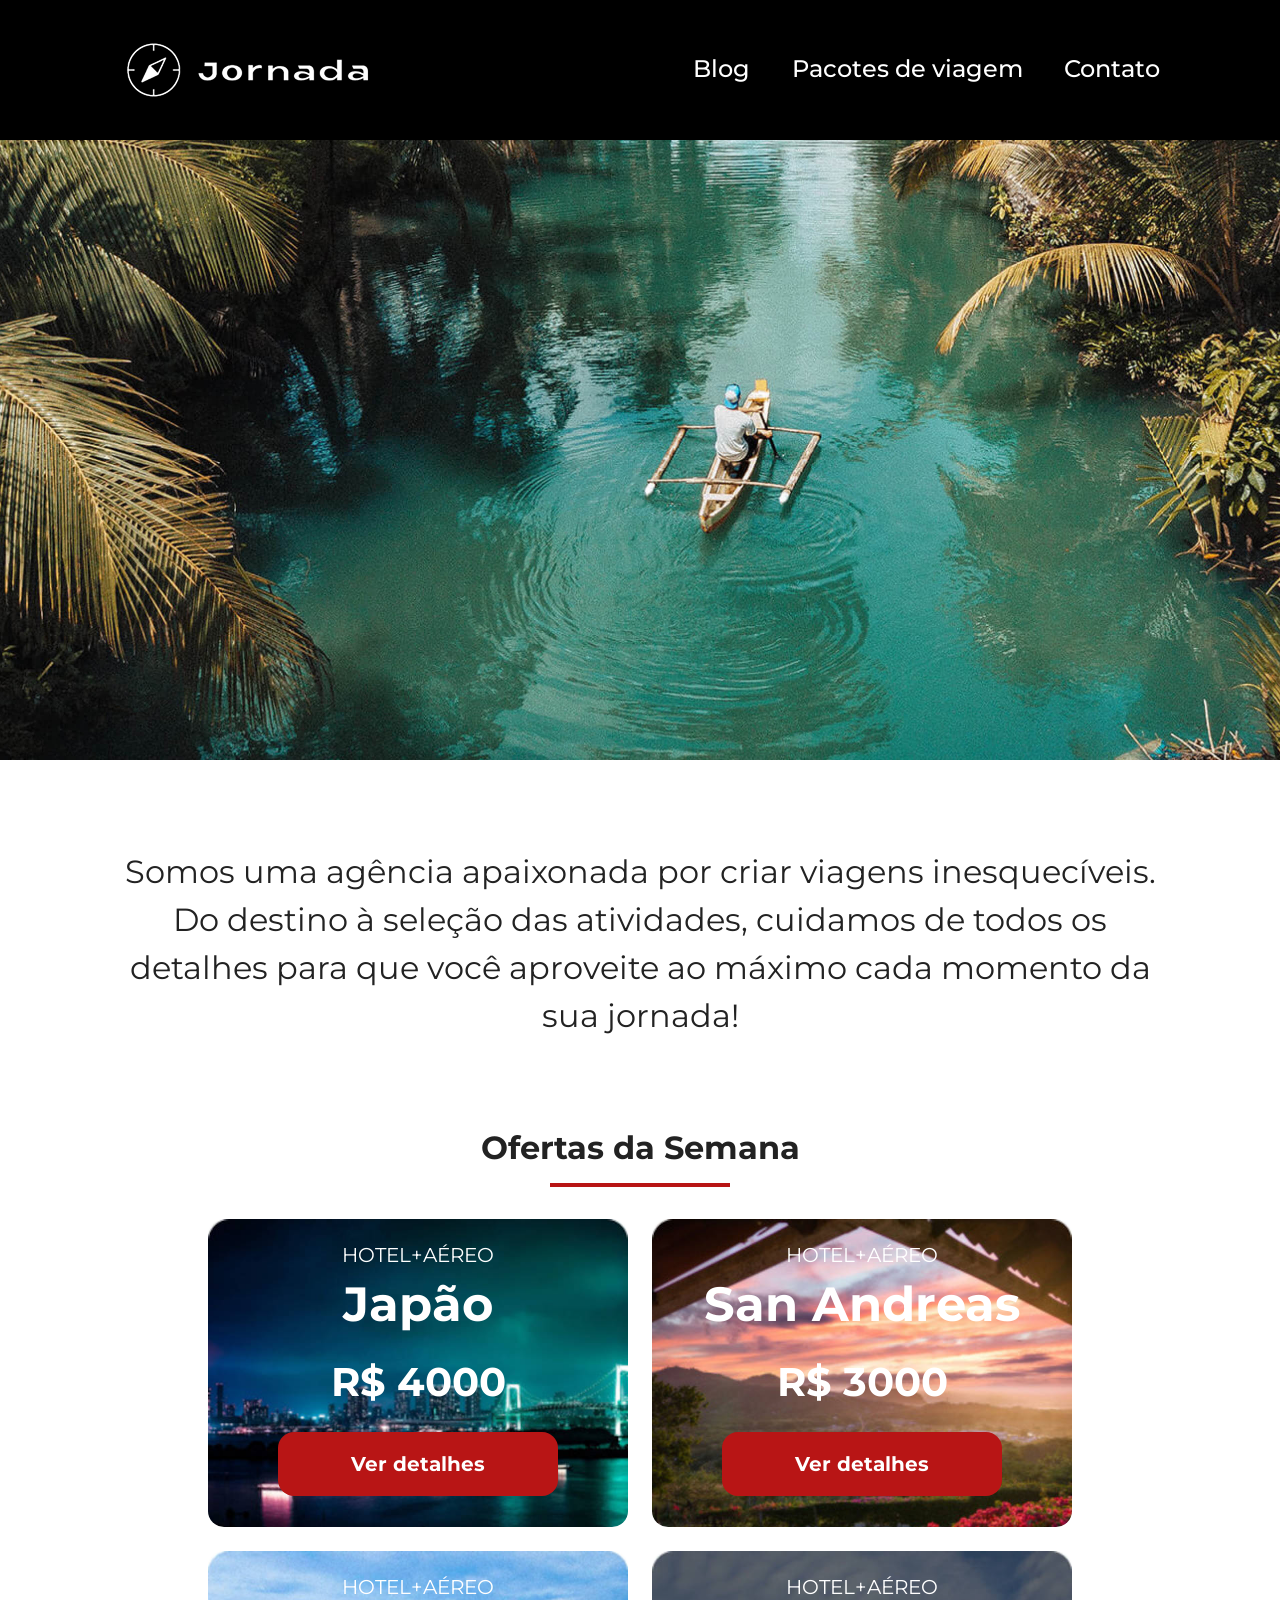
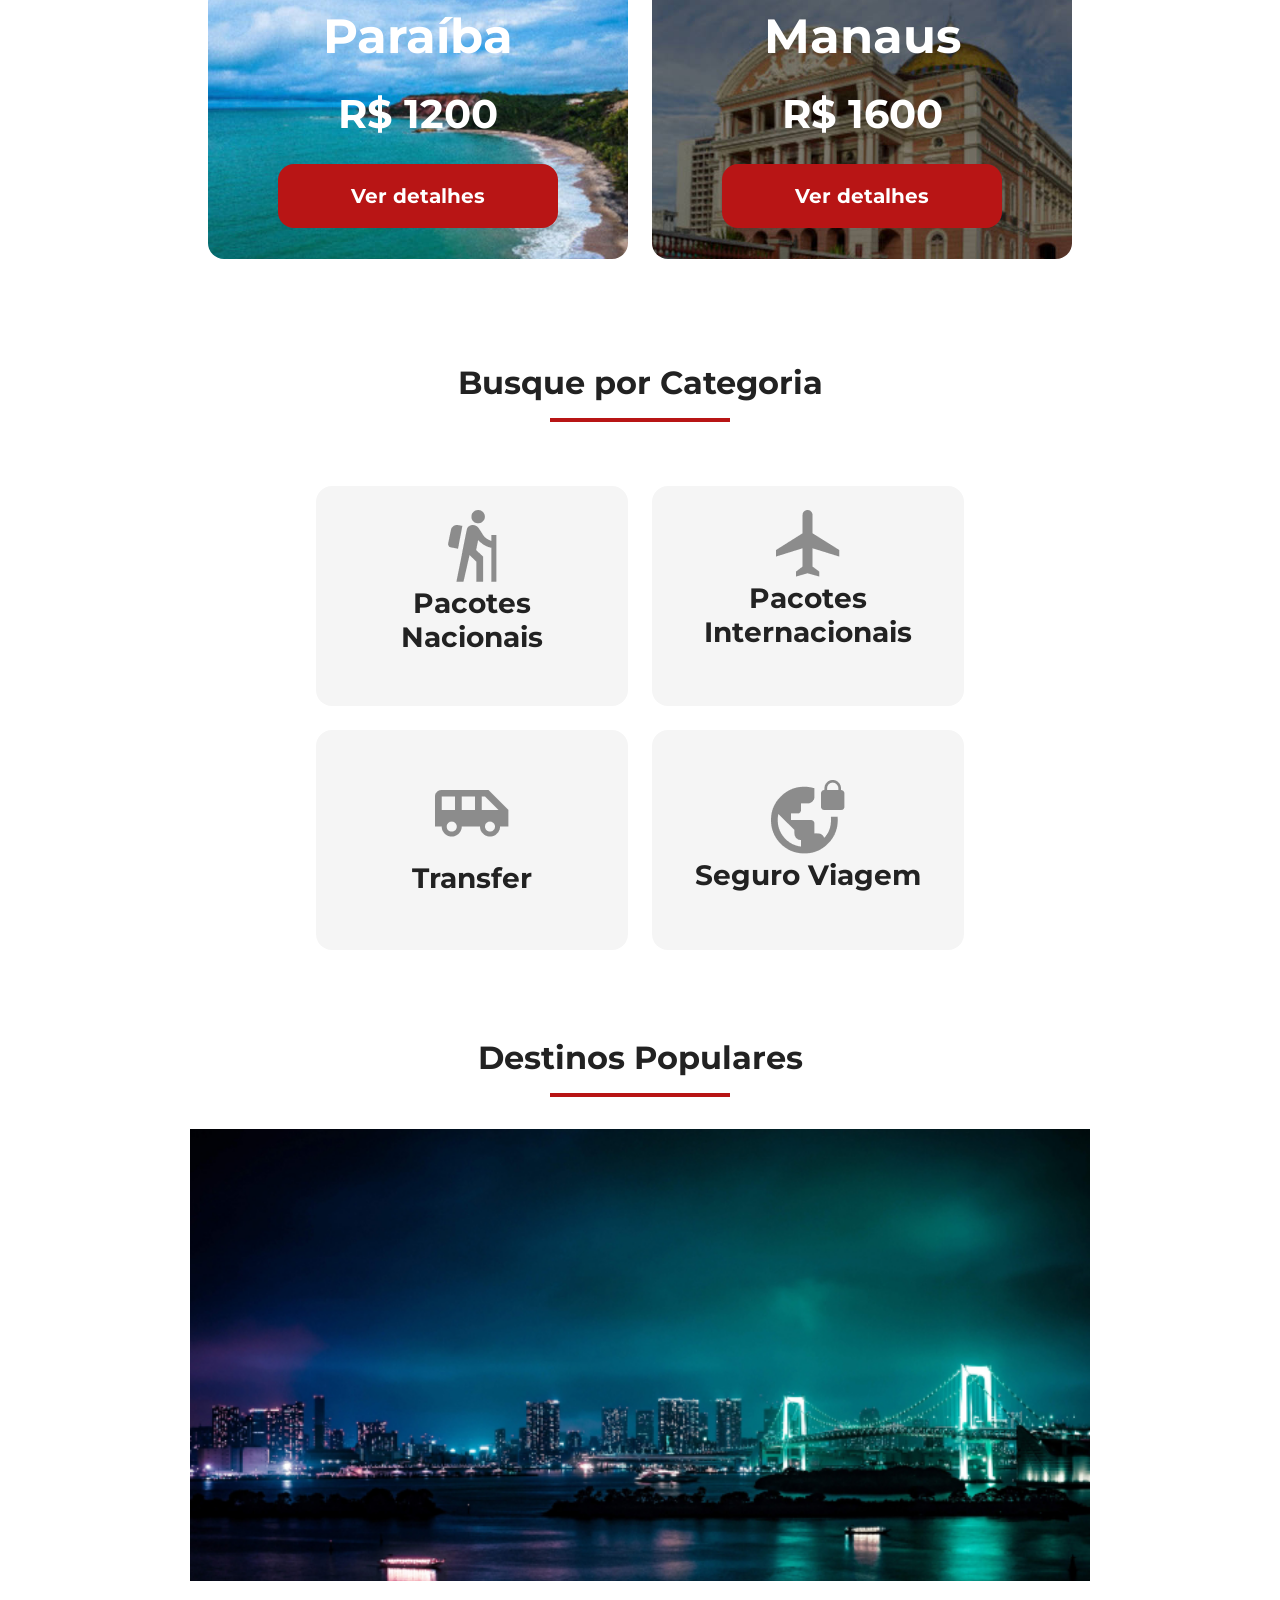
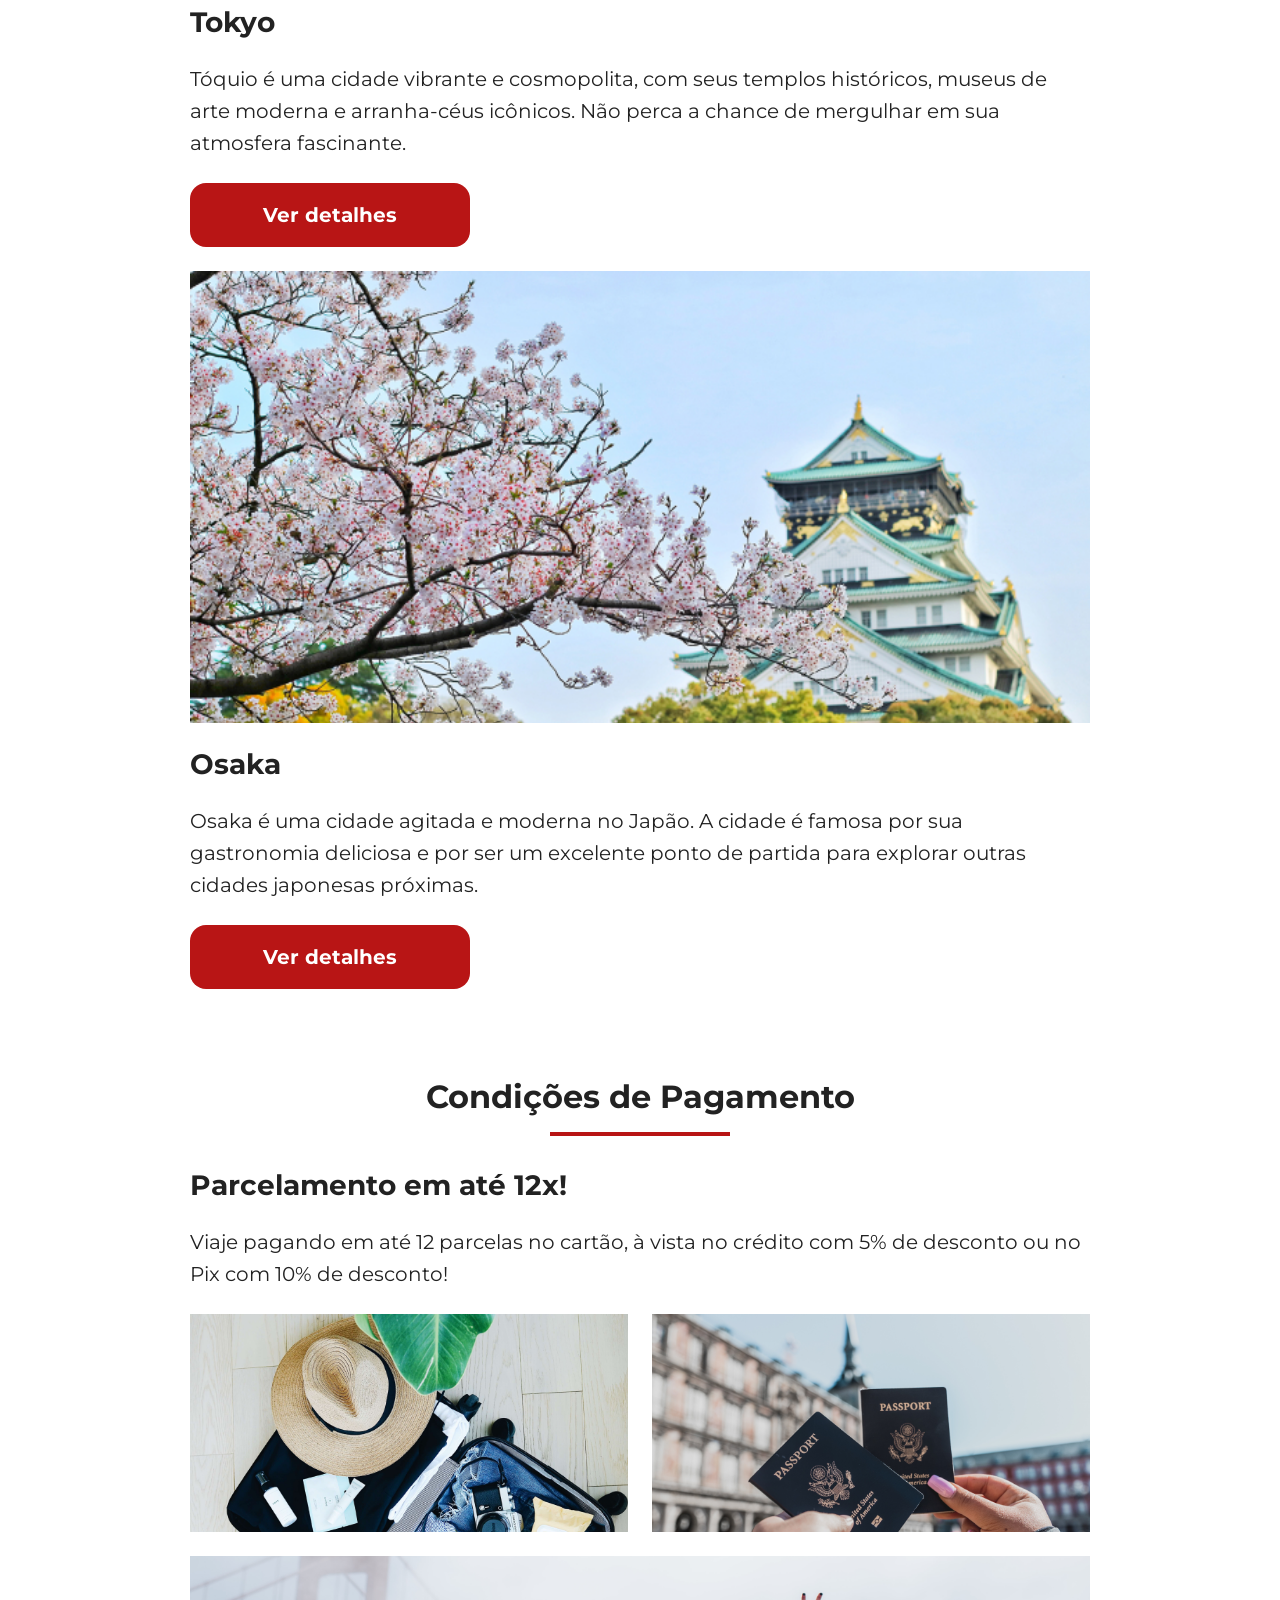
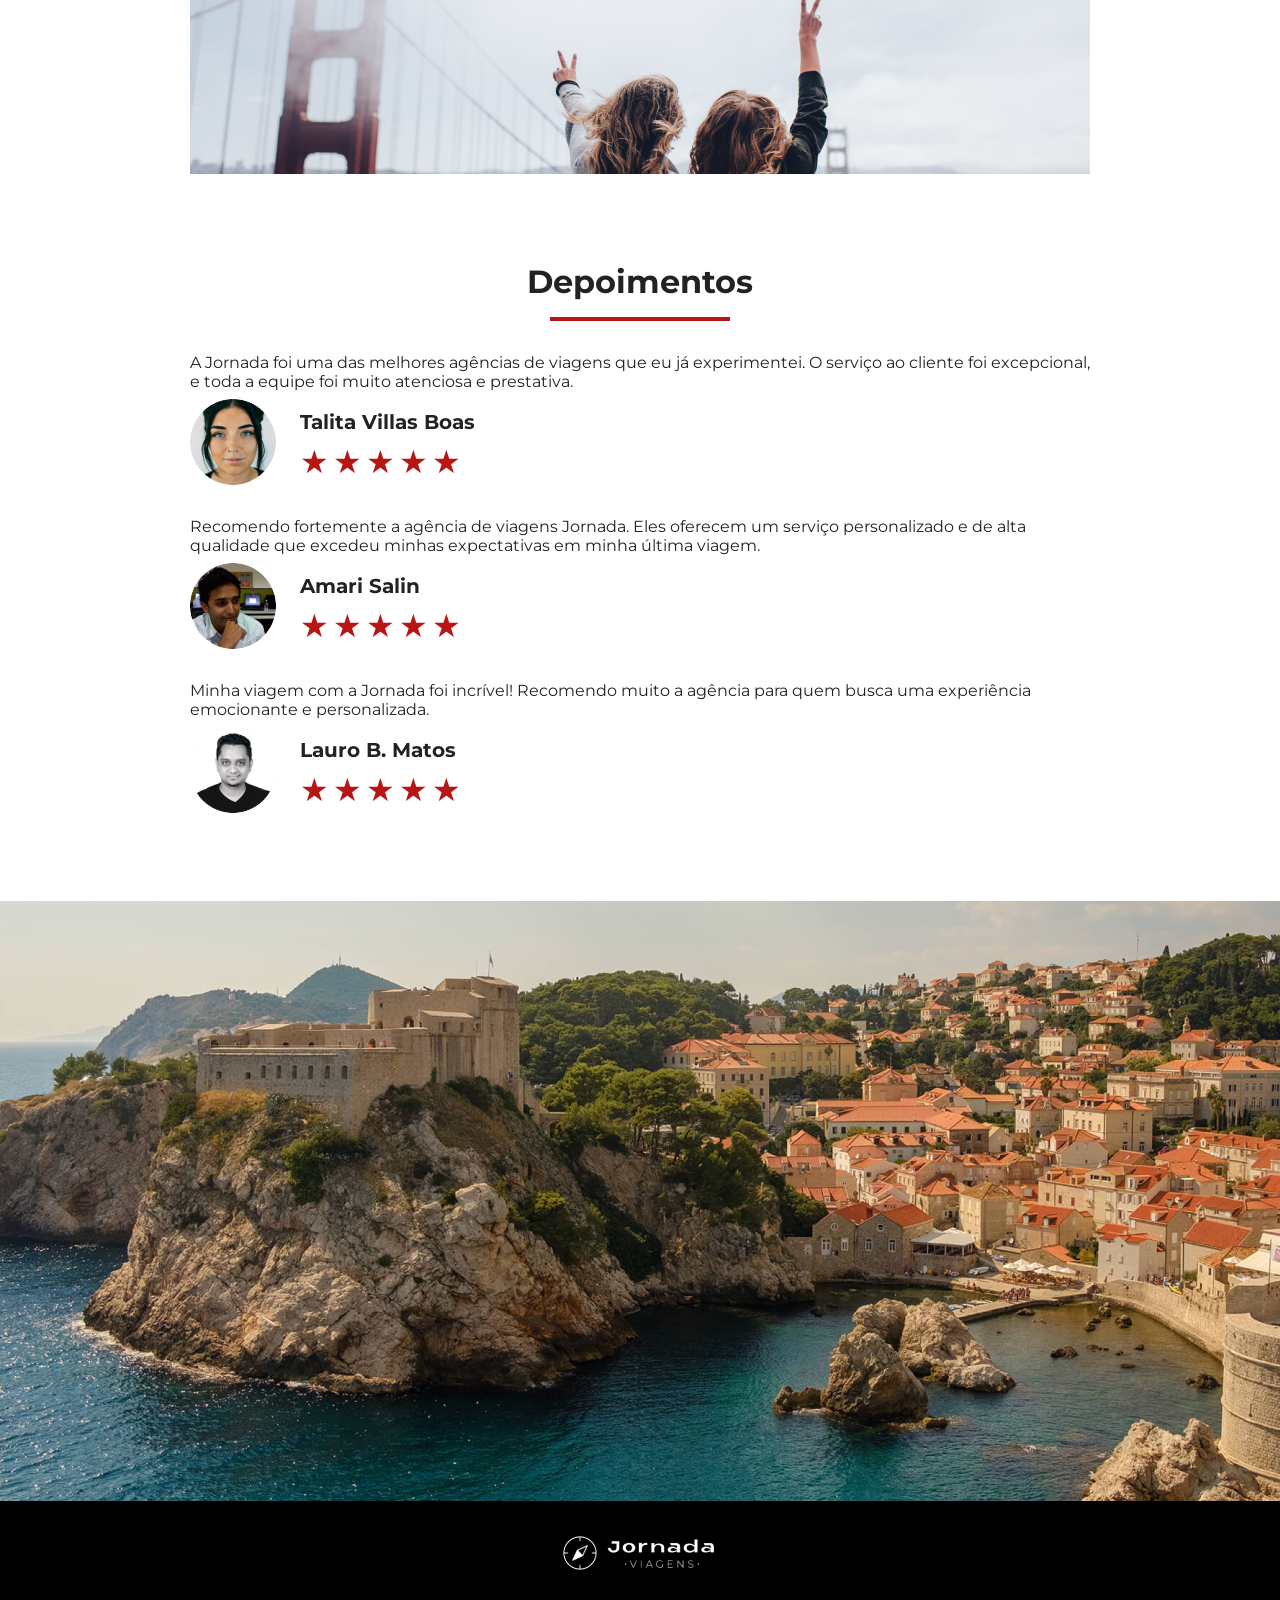
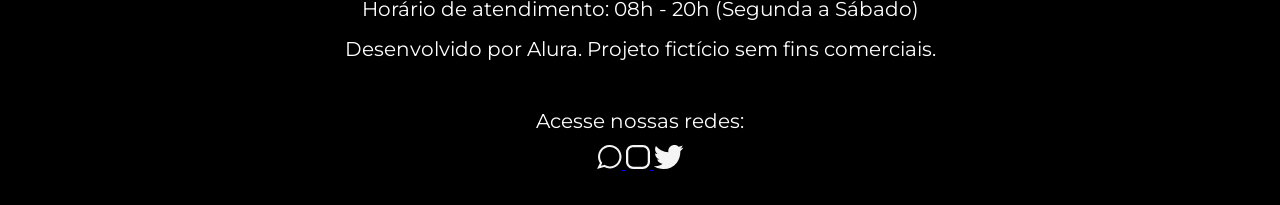
<file: index.html>
<!doctype html>
<html lang="pt-br">
  <head>
    <meta charset="UTF-8" />
    <meta name="viewport" content="width=device-width, initial-scale=1.0" />
    <meta
      name="description"
      content="Jornada Viagens, uma agência apaixonada por criar viagens inesquecíveis."
    />
    <meta name="og:title" content="Jornada Viagens" />
    <meta
      name="og:description"
      content="Jornada Viagens, uma agência apaixonada por criar viagens inesquecíveis."
    />
    <meta
      name="og:image"
      content="https://annacm0.github.io/jornada-viagens/img/logo-footer.png"
    />
    <meta name="og:type" content="website" />
    <meta name="og:url" content="https://annacm0.github.io/jornada-viagens" />

    <link rel="icon" href="favicon.svg" type="image/svg+xml" />
    <link rel="stylesheet" href="css/style.css" />
    <title>Jornada Viagens</title>
  </head>
  <body>
    <header class="main-header">
      <a class="logo" href="index.html" title="voltar para a pagina inicial">
        <img
          class="img-mobile"
          src="img/bussola-jornada-branco.png"
          alt="Bussola do logo Jornada Viagens na cor branco"
        />
        <img
          class="img-desktop"
          src="img/bussola-texto-jornada-branco.png"
          alt="Logo Jornada Viagens na cor branco"
        />
      </a>
      <div class="navigation-menu">
        <label for="menu">
          <img src="img/menu.png" alt="menu" />
        </label>
        <input type="checkbox" id="menu" hidden />
        <nav>
          <ul class="list-links">
            <li>
              <a href="blog.html" target="_blank" title="Acessar Blog">Blog</a>
            </li>
            <li>
              <a
                href="pacotes.html"
                target="_blank"
                title="Acessar Pacotes de viagem"
                >Pacotes de viagem</a
              >
            </li>
            <li>
              <a href="contato.html" target="_blank" title="Acessar Contato"
                >Contato</a
              >
            </li>
          </ul>
        </nav>
      </div>
    </header>
    <section class="hero">
      <div class="hero-img"></div>
      <h2>
        Somos uma agência apaixonada por criar viagens inesquecíveis. Do destino
        à seleção das atividades, cuidamos de todos os detalhes para que você
        aproveite ao máximo cada momento da sua jornada!
      </h2>
    </section>
    <section class="offers">
      <div class="section-title">
        <h2>Ofertas da Semana</h2>
        <hr />
      </div>
      <div class="offers-cards">
        <article class="card japao">
          <header>
            <p>HOTEL+AÉREO</p>
            <h3>
              Japão<br />
              <span>R$ 4000</span>
            </h3>
          </header>
          <footer>
            <a href="#" class="button">Ver detalhes</a>
          </footer>
        </article>
        <article class="card san-andreas">
          <header>
            <p>HOTEL+AÉREO</p>
            <h3>
              San Andreas<br />
              <span>R$ 3000</span>
            </h3>
          </header>
          <footer>
            <a href="#" class="button">Ver detalhes</a>
          </footer>
        </article>
        <article class="card paraiba">
          <header>
            <p>HOTEL+AÉREO</p>
            <h3>
              Paraíba<br />
              <span>R$ 1200</span>
            </h3>
          </header>
          <footer>
            <a href="#" class="button">Ver detalhes</a>
          </footer>
        </article>
        <article class="card manaus">
          <header>
            <p>HOTEL+AÉREO</p>
            <h3>
              Manaus<br />
              <span>R$ 1600</span>
            </h3>
          </header>
          <footer>
            <a href="#" class="button">Ver detalhes</a>
          </footer>
        </article>
      </div>
    </section>
    <section class="categories">
      <div class="section-title">
        <h2>Busque por Categoria</h2>
        <hr />
      </div>
      <div class="categories-cards">
        <a
          class="card"
          href="#"
          target="_blank"
          title="Busque pela categoria Pacotes Nacionais"
        >
          <img
            src="img/icone-caminhada.png"
            alt="Ícone cinza representando uma pessoa fazendo tracking"
          />
          <h3 class="content-title">Pacotes <br />Nacionais</h3>
        </a>
        <a
          class="card"
          href="#"
          target="_blank"
          title="Busque pela categoria Pacotes Internacionais"
        >
          <img
            src="img/icone-aviao.png"
            alt="Ícone cinza representando um avião"
          />
          <h3 class="content-title">Pacotes <br />Internacionais</h3>
        </a>
        <a
          class="card single-line transfer"
          href="#"
          target="_blank"
          title="Busque pela categoria Transfer"
        >
          <img
            src="img/icone-onibus.png"
            alt="Ícone cinza representando um onibus"
          />
          <h3 class="content-title">Transfer</h3>
        </a>
        <a
          class="card single-line"
          href="#"
          target="_blank"
          title="Busque pela categoria Seguro Viagem"
        >
          <img
            src="img/icone-planeta.png"
            alt="Ícone cinza representando um planeta"
          />
          <h3 class="content-title">Seguro Viagem</h3>
        </a>
      </div>
    </section>
    <section class="destinations">
      <div class="section-title">
        <h2>Destinos Populares</h2>
        <hr />
      </div>
      <div class="destination-items">
        <article class="item tokyo">
          <header>
            <div class="img-item"></div>
            <h3 class="content-title">Tokyo</h3>
          </header>
          <p class="content-text">
            Tóquio é uma cidade vibrante e cosmopolita, com seus templos
            históricos, museus de arte moderna e arranha-céus icônicos. Não
            perca a chance de mergulhar em sua atmosfera fascinante.
          </p>
          <footer>
            <a
              href="#"
              class="button"
              target="_blank"
              title="Veja mais detalhes do destino Tokyo"
              >Ver detalhes</a
            >
          </footer>
        </article>
        <article class="item osaka">
          <header>
            <div class="img-item"></div>
            <h3 class="content-title">Osaka</h3>
          </header>
          <p class="content-text">
            Osaka é uma cidade agitada e moderna no Japão. A cidade é famosa por
            sua gastronomia deliciosa e por ser um excelente ponto de partida
            para explorar outras cidades japonesas próximas.
          </p>
          <footer>
            <a
              href="#"
              class="button"
              target="_blank"
              title="Veja mais detalhes do destino Osaka"
              >Ver detalhes</a
            >
          </footer>
        </article>
      </div>
    </section>
    <section class="payments">
      <div class="section-title">
        <h2>Condições de Pagamento</h2>
        <hr />
      </div>
      <div class="content-container">
        <div class="text-content">
          <h3 class="content-title">Parcelamento em até 12x!</h3>
          <p class="content-text">
            Viaje pagando em até 12 parcelas no cartão, à vista no crédito com
            5% de desconto ou no Pix com 10% de desconto!
          </p>
        </div>
        <div class="image-gallery">
          <div class="image first"></div>
          <div class="image second"></div>
          <div class="image thirdy colspan-2"></div>
        </div>
      </div>
    </section>
    <section class="testimonial">
      <div class="section-title">
        <h2>Depoimentos</h2>
        <hr />
      </div>
      <div class="testimonial-container">
        <artcile>
          <header>
            <p>
              A Jornada foi uma das melhores agências de viagens que eu já
              experimentei. O serviço ao cliente foi excepcional, e toda a
              equipe foi muito atenciosa e prestativa.
            </p>
          </header>
          <footer>
            <img
              src="img/avatar-talita.png"
              alt="Imagem de perfil da cliente Talita Villas Boas"
            />
            <div class="profile-content">
              <h3>Talita Villas Boas</h3>
              <div class="rating">
                <span class="star">★</span>
                <span class="star">★</span>
                <span class="star">★</span>
                <span class="star">★</span>
                <span class="star">★</span>
              </div>
            </div>
          </footer>
        </artcile>
        <artcile>
          <header>
            <p>
              Recomendo fortemente a agência de viagens Jornada. Eles oferecem
              um serviço personalizado e de alta qualidade que excedeu minhas
              expectativas em minha última viagem.
            </p>
          </header>
          <footer>
            <img
              src="img/avatar-amari.png"
              alt="Imagem de perfil do cliente Amari Salin"
            />
            <div class="profile-content">
              <h3>Amari Salin</h3>
              <div class="rating">
                <span class="star">★</span>
                <span class="star">★</span>
                <span class="star">★</span>
                <span class="star">★</span>
                <span class="star">★</span>
              </div>
            </div>
          </footer>
        </artcile>
        <artcile>
          <header>
            <p>
              Minha viagem com a Jornada foi incrível! Recomendo muito a agência
              para quem busca uma experiência emocionante e personalizada.
            </p>
          </header>
          <footer>
            <img
              src="img/avatar-lauro.png"
              alt="Imagem de perfil do cliente Lauro B. Matos"
            />
            <div class="profile-content">
              <h3>Lauro B. Matos</h3>
              <div class="rating">
                <span class="star">★</span>
                <span class="star">★</span>
                <span class="star">★</span>
                <span class="star">★</span>
                <span class="star">★</span>
              </div>
            </div>
          </footer>
        </artcile>
      </div>
    </section>
    <section class="bottom-hero">
      <div class="hero-img"></div>
    </section>
    <footer class="main-footer">
      <div class="footer-content">
        <img src="img/logo-footer.png" alt="logo completo Jornada Viagens" />
        <p>Horário de atendimento: 08h - 20h (Segunda a Sábado)</p>
        <p>Desenvolvido por Alura. Projeto fictício sem fins comerciais.</p>
      </div>
      <div class="footer-social">
        <p>Acesse nossas redes:</p>
        <a href="#" target="_blank" title="Acessar Whatsapp da Alura">
          <img src="img/icone-whatsapp.svg" alt="Logo do Whatsapp" />
        </a>

        <a href="#" target="_blank" title="Acessar Instagram da Alura">
          <img src="img/icone-instagram.svg" alt="Logo do Instagram" />
        </a>

        <a href="#" target="_blank" title="Acessar Twitter da Alura">
          <img src="img/icone-twitter.svg" alt="Logo do Twitter" />
        </a>
      </div>
    </footer>
  </body>
</html>
</file>
<file: css/style.css>
@import url(global.css);
@import url(header.css);
@import url(hero.css);
@import url(offers.css);
@import url(categories.css);
@import url(destinations.css);
@import url(payments.css);
@import url(testimonials.css);
@import url(footer.css);
</file>
